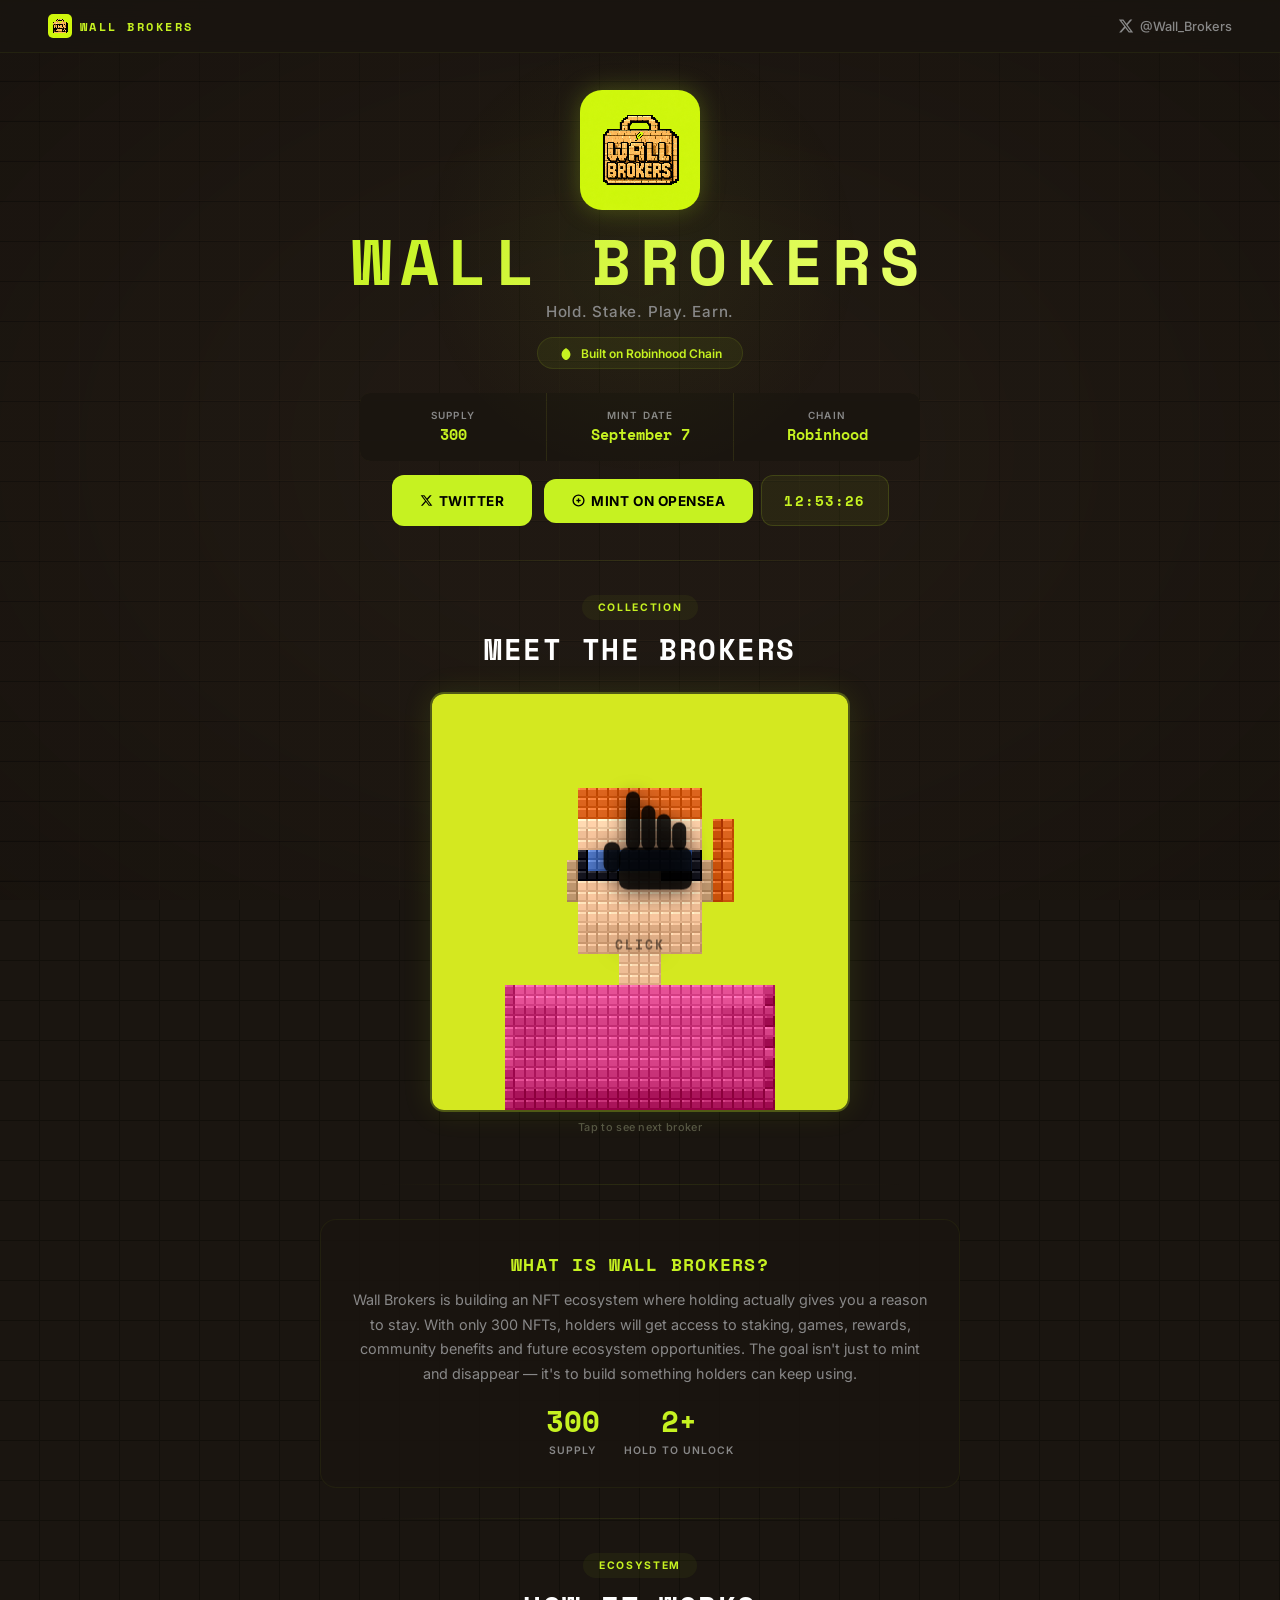
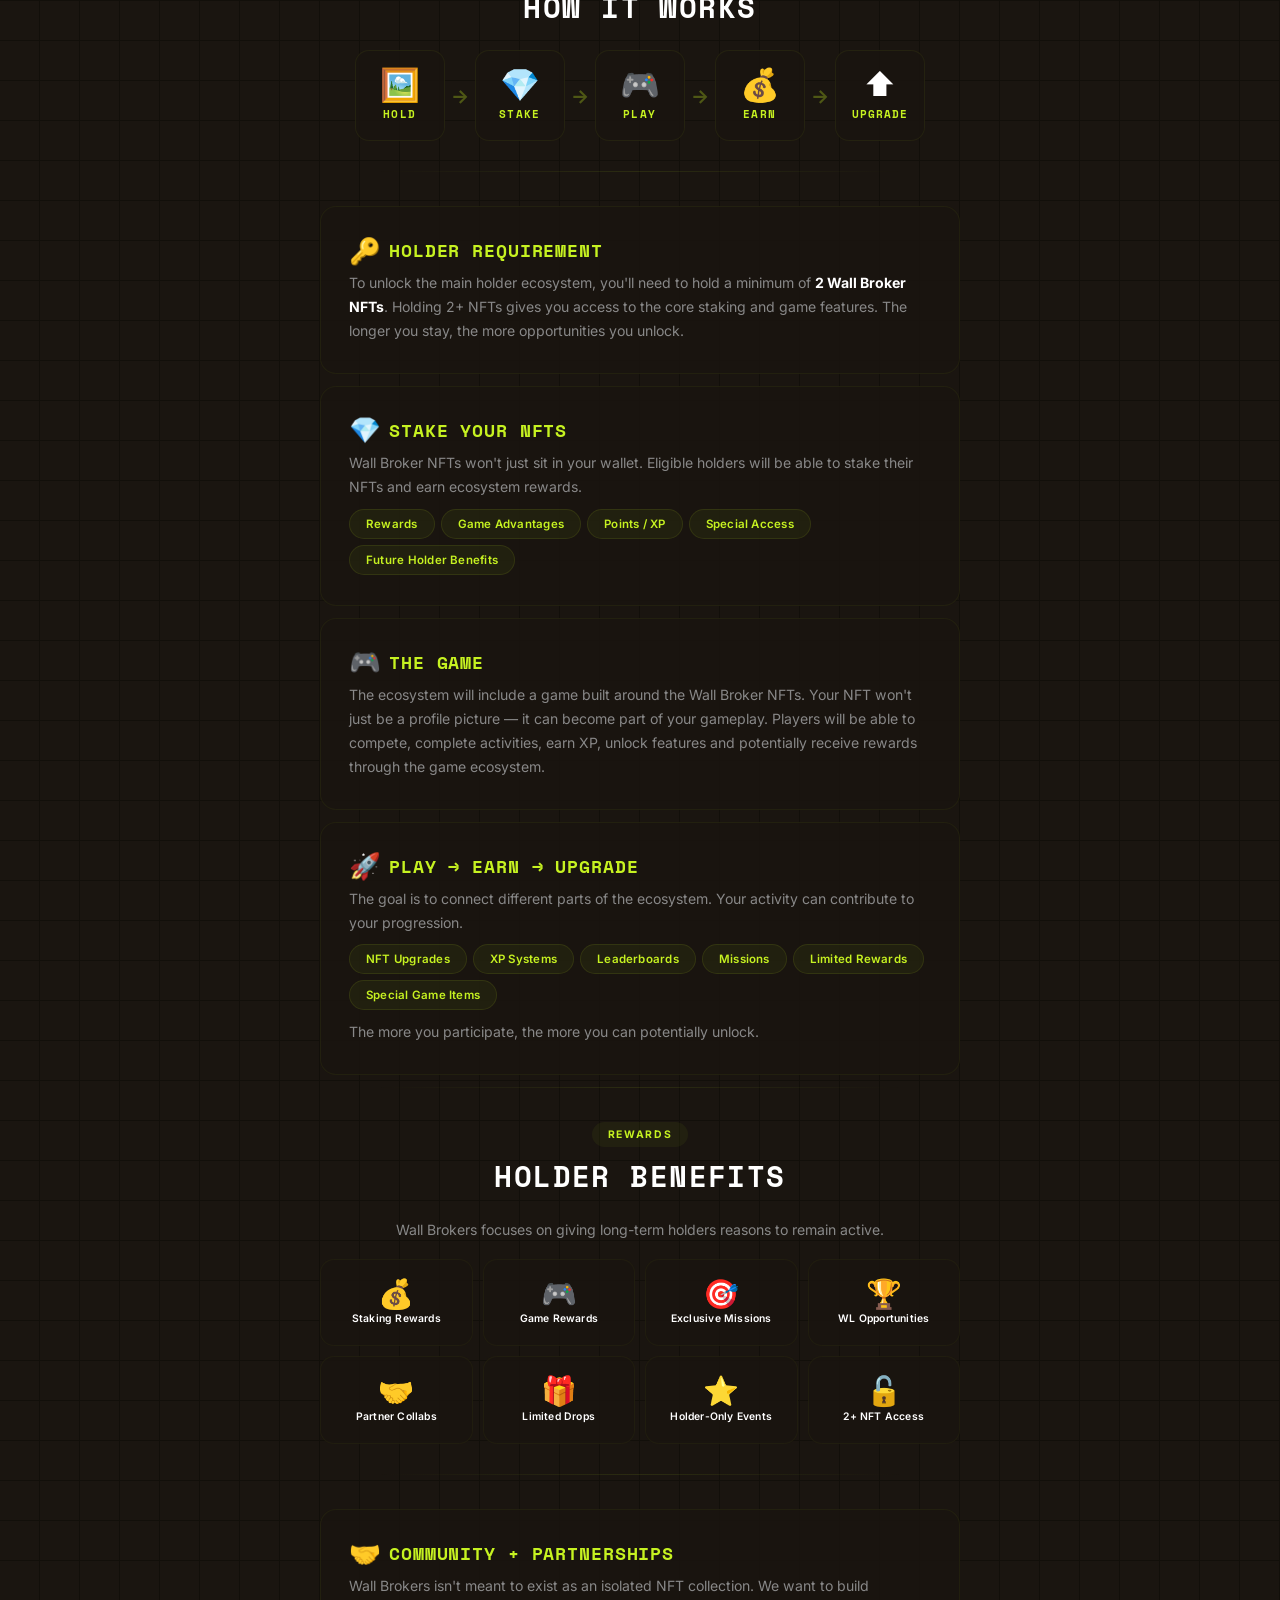
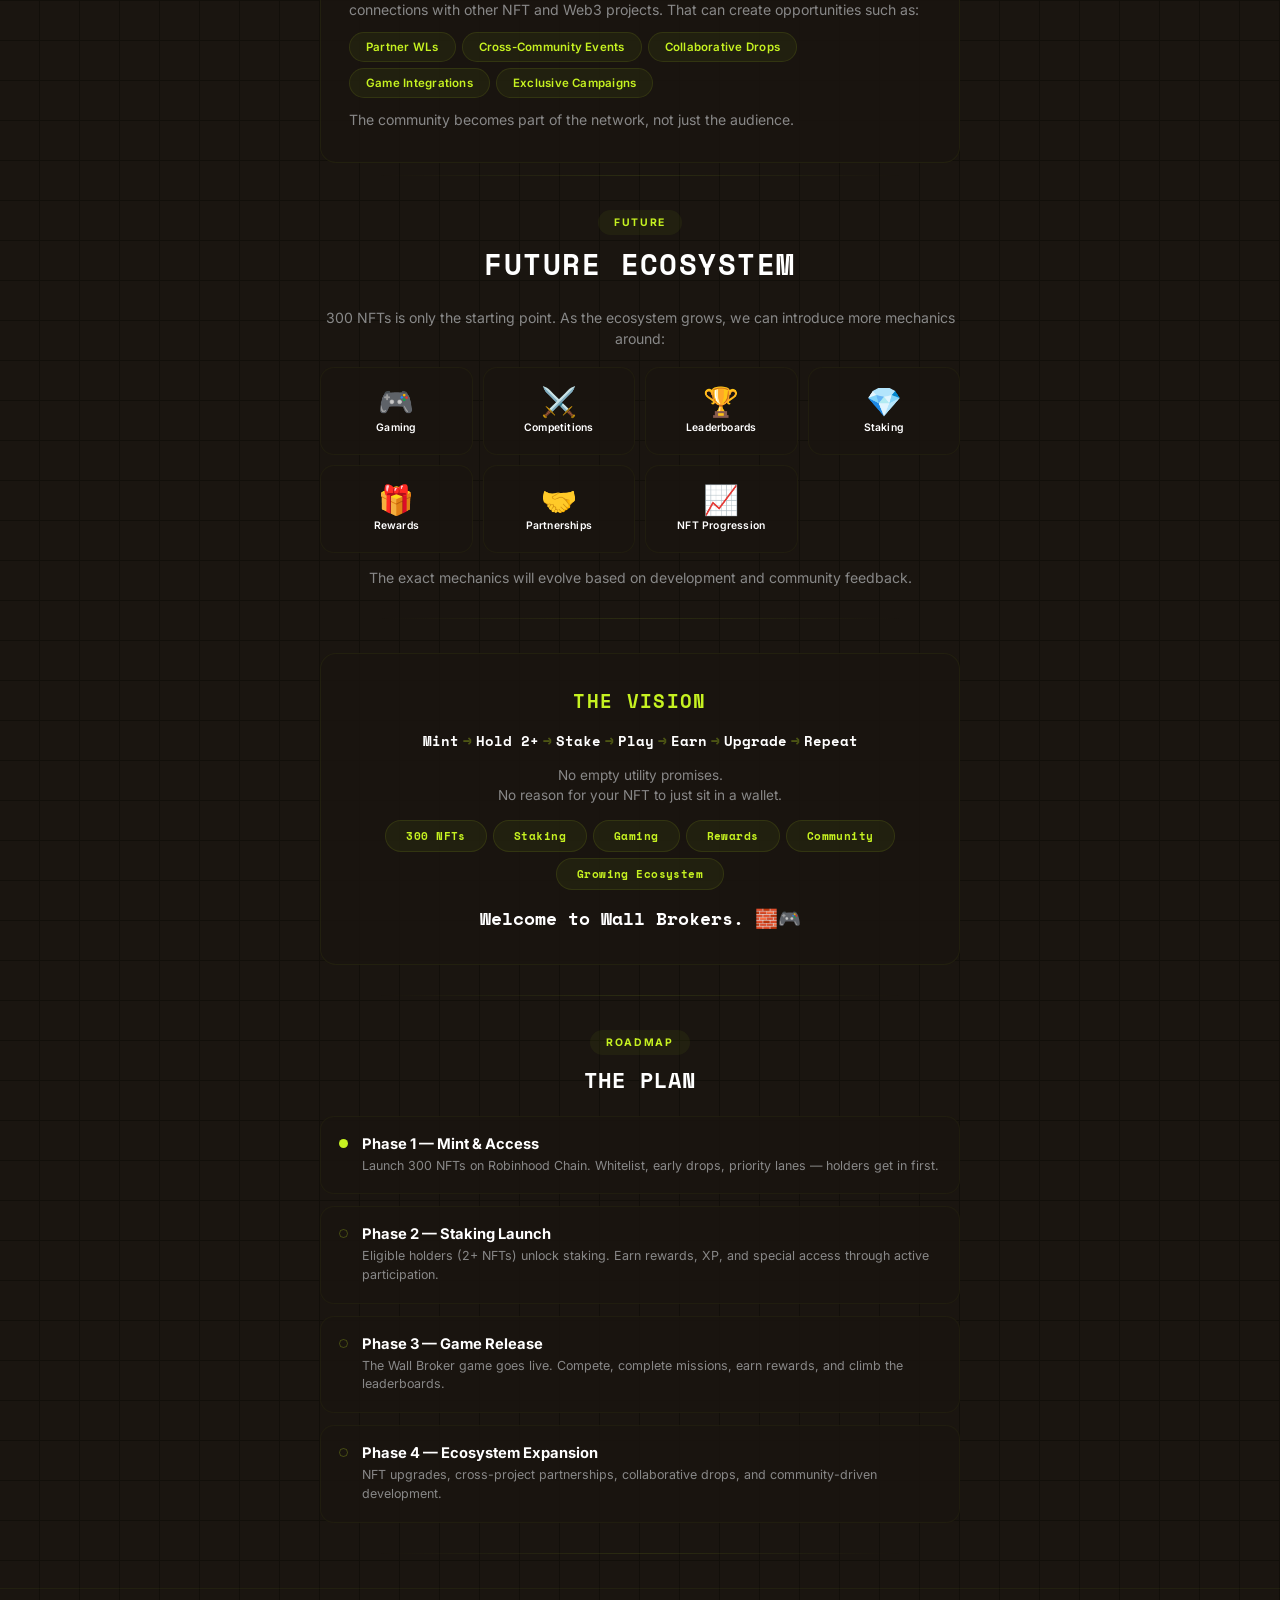
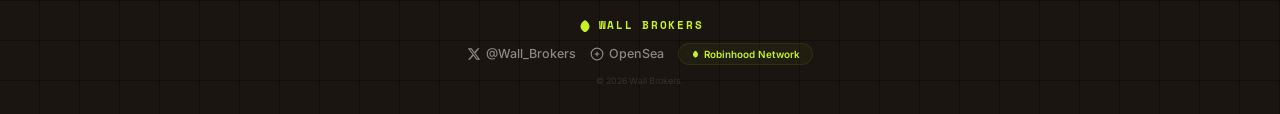
<file: index.html>
<!DOCTYPE html>
<html lang="en">
<head>
  <meta charset="UTF-8">
  <meta name="viewport" content="width=device-width, initial-scale=1.0, maximum-scale=1.0, user-scalable=no">
  <title>Wall Brokers | Hold, Stake, Play, Earn</title>
  <meta name="description" content="Wall Brokers - 300 NFTs. Stake, Game, Earn, Upgrade. A growing ecosystem on Robinhood Chain.">
  <link rel="stylesheet" href="css/styles.css?v=5">
  <link rel="icon" type="image/svg+xml" href="data:image/svg+xml,<svg xmlns='http://www.w3.org/2000/svg' viewBox='0 0 100 100'><text y='.9em' font-size='90'>🧱</text></svg>">
</head>
<body>

  <!-- LOADING -->
  <div id="loader">
    <div class="loader-wall-left"></div>
    <div class="loader-wall-right"></div>
    <div class="loader-lightning"></div>
    <svg class="loader-cracks" viewBox="0 0 100 100" preserveAspectRatio="none">
      <line x1="50" y1="0" x2="48" y2="20" stroke="#C6F221" stroke-width="0.8" opacity="0.7"/>
      <line x1="48" y1="20" x2="52" y2="45" stroke="#C6F221" stroke-width="0.6" opacity="0.5"/>
      <line x1="52" y1="45" x2="46" y2="70" stroke="#C6F221" stroke-width="0.5" opacity="0.4"/>
      <line x1="46" y1="70" x2="50" y2="100" stroke="#C6F221" stroke-width="0.7" opacity="0.6"/>
    </svg>
    <div class="loader-content">
      <svg class="loader-feather" viewBox="0 0 40 40" fill="none" xmlns="http://www.w3.org/2000/svg">
        <circle cx="20" cy="20" r="20" fill="#C6F221"/>
        <path d="M20 8 C22 8, 30 14, 31 22 C32 27, 29 33, 23 37 C21 38, 19 38, 17 37 C11 33, 8 27, 9 22 C10 14, 18 8, 20 8Z" fill="#000"/>
        <line x1="20" y1="12" x2="20" y2="35" stroke="#C6F221" stroke-width="0.8" opacity="0.3"/>
      </svg>
      <div class="loader-title">Wall Brokers</div>
      <div class="loader-bar-track"><div class="loader-bar-fill"></div></div>
    </div>
  </div>

  <!-- MAIN -->
  <div id="main-site">

    <!-- NAV -->
    <nav class="nav">
      <div class="nav-brand">
        <img src="images/logo.png" alt="WB" class="nav-logo">
        <span class="nav-name">Wall Brokers</span>
      </div>
      <a href="https://x.com/Wall_Brokers" target="_blank" rel="noopener" class="nav-x">
        <svg viewBox="0 0 24 24" fill="currentColor"><path d="M18.244 2.25h3.308l-7.227 8.26 8.502 11.24H16.17l-5.214-6.817L4.99 21.75H1.68l7.73-8.835L1.254 2.25H8.08l4.713 6.231zm-1.161 17.52h1.833L7.084 4.126H5.117z"/></svg>
        @Wall_Brokers
      </a>
    </nav>

    <!-- HERO -->
    <section class="hero">
      <img src="images/profile.png" alt="Wall Brokers" class="hero-logo">
      <h1 class="hero-title">Wall Brokers</h1>
      <p class="hero-sub">Hold. Stake. Play. Earn.</p>
      <div class="hero-badge">
        <svg class="hero-badge-icon" viewBox="0 0 40 40" fill="none">
          <path d="M20 8 C22 8, 30 14, 31 22 C32 27, 29 33, 23 37 C21 38, 19 38, 17 37 C11 33, 8 27, 9 22 C10 14, 18 8, 20 8Z" fill="currentColor"/>
        </svg>
        Built on Robinhood Chain
      </div>
    </section>

    <!-- INFO BAND -->
    <div class="info-band">
      <div class="info-inner">
        <div class="info-item"><div class="info-label">Supply</div><div class="info-val lime">300</div></div>
        <div class="info-item"><div class="info-label">Mint Date</div><div class="info-val lime">September 7</div></div>
        <div class="info-item"><div class="info-label">Chain</div><div class="info-val lime">Robinhood</div></div>
      </div>
    </div>

    <!-- BUTTONS + COUNTDOWN -->
    <div class="actions">
      <a href="https://x.com/Wall_Brokers" target="_blank" rel="noopener" class="btn btn-primary">
        <svg width="13" height="13" viewBox="0 0 24 24" fill="currentColor"><path d="M18.244 2.25h3.308l-7.227 8.26 8.502 11.24H16.17l-5.214-6.817L4.99 21.75H1.68l7.73-8.835L1.254 2.25H8.08l4.713 6.231zm-1.161 17.52h1.833L7.084 4.126H5.117z"/></svg>
        Twitter
      </a>
      <div style="position:relative;display:inline-flex;align-items:center;gap:8px">
        <a href="https://opensea.io/collection/wall-brokers" target="_blank" rel="noopener" class="btn btn-primary">
          <svg width="13" height="13" viewBox="0 0 24 24" fill="none" stroke="currentColor" stroke-width="2.5"><circle cx="12" cy="12" r="10"/><line x1="12" y1="8" x2="12" y2="16"/><line x1="8" y1="12" x2="16" y2="12"/></svg>
          Mint on OpenSea
        </a>
        <div class="countdown-timer" id="countdown-timer">--:--:--</div>
      </div>
    </div>

    <div class="divider"><div class="divider-line"></div></div>

    <!-- NFT SHOWCASE -->
    <section class="showcase">
      <div class="showcase-tag">Collection</div>
      <h2 class="showcase-title">Meet the Brokers</h2>
      <div class="nft-viewer" id="nft-viewer" onclick="cycleNFT()">
        <div class="nft-frame">
          <img id="nft-display" src="images/nft/8.png" alt="Wall Broker">
          <div class="nft-tap-icon" id="nft-tap">
            <svg viewBox="0 0 80 100" xmlns="http://www.w3.org/2000/svg">
              <g fill="rgba(0,0,0,0.85)">
                <rect x="30" y="0" width="10" height="42" rx="5"/>
                <rect x="41" y="10" width="10" height="32" rx="5"/>
                <rect x="52" y="16" width="10" height="26" rx="5"/>
                <rect x="63" y="22" width="10" height="20" rx="5"/>
                <rect x="25" y="40" width="52" height="30" rx="6"/>
                <rect x="14" y="36" width="12" height="22" rx="6"/>
              </g>
            </svg>
            <div class="nft-tap-text">Click</div>
          </div>
        </div>
        <div class="nft-hint">Tap to see next broker</div>
      </div>
    </section>

    <div class="divider"><div class="divider-line"></div></div>

    <!-- ABOUT -->
    <section class="about">
      <div class="about-inner">
        <h3 class="about-title">What is Wall Brokers?</h3>
        <p class="about-text">
          Wall Brokers is building an NFT ecosystem where holding actually gives you a reason to stay. With only 300 NFTs, holders will get access to staking, games, rewards, community benefits and future ecosystem opportunities. The goal isn't just to mint and disappear — it's to build something holders can keep using.
        </p>
        <div class="about-stats">
          <div class="about-stat"><div class="about-stat-num">300</div><div class="about-stat-label">Supply</div></div>
          <div class="about-stat"><div class="about-stat-num">2+</div><div class="about-stat-label">Hold to Unlock</div></div>
        </div>
      </div>
    </section>

    <div class="divider"><div class="divider-line"></div></div>

    <!-- ECOSYSTEM FLOW -->
    <section class="flow-section">
      <div class="flow-inner">
        <div class="showcase-tag">Ecosystem</div>
        <h2 class="showcase-title">How It Works</h2>
        <div class="flow-chain">
          <div class="flow-step">
            <div class="flow-icon">🖼️</div>
            <div class="flow-label">Hold</div>
          </div>
          <div class="flow-arrow">→</div>
          <div class="flow-step">
            <div class="flow-icon">💎</div>
            <div class="flow-label">Stake</div>
          </div>
          <div class="flow-arrow">→</div>
          <div class="flow-step">
            <div class="flow-icon">🎮</div>
            <div class="flow-label">Play</div>
          </div>
          <div class="flow-arrow">→</div>
          <div class="flow-step">
            <div class="flow-icon">💰</div>
            <div class="flow-label">Earn</div>
          </div>
          <div class="flow-arrow">→</div>
          <div class="flow-step">
            <div class="flow-icon">⬆️</div>
            <div class="flow-label">Upgrade</div>
          </div>
        </div>
      </div>
    </section>

    <div class="divider"><div class="divider-line"></div></div>

    <!-- HOLDER REQUIREMENT -->
    <section class="feature-section">
      <div class="feature-inner">
        <div class="feature-header">
          <div class="feature-icon">🔑</div>
          <h3 class="feature-title">Holder Requirement</h3>
        </div>
        <p class="feature-text">
          To unlock the main holder ecosystem, you'll need to hold a minimum of <strong>2 Wall Broker NFTs</strong>. Holding 2+ NFTs gives you access to the core staking and game features. The longer you stay, the more opportunities you unlock.
        </p>
      </div>
    </section>

    <!-- STAKING -->
    <section class="feature-section">
      <div class="feature-inner">
        <div class="feature-header">
          <div class="feature-icon">💎</div>
          <h3 class="feature-title">Stake Your NFTs</h3>
        </div>
        <p class="feature-text">
          Wall Broker NFTs won't just sit in your wallet. Eligible holders will be able to stake their NFTs and earn ecosystem rewards.
        </p>
        <div class="feature-grid">
          <div class="feature-chip">Rewards</div>
          <div class="feature-chip">Game Advantages</div>
          <div class="feature-chip">Points / XP</div>
          <div class="feature-chip">Special Access</div>
          <div class="feature-chip">Future Holder Benefits</div>
        </div>
      </div>
    </section>

    <!-- THE GAME -->
    <section class="feature-section">
      <div class="feature-inner">
        <div class="feature-header">
          <div class="feature-icon">🎮</div>
          <h3 class="feature-title">The Game</h3>
        </div>
        <p class="feature-text">
          The ecosystem will include a game built around the Wall Broker NFTs. Your NFT won't just be a profile picture — it can become part of your gameplay. Players will be able to compete, complete activities, earn XP, unlock features and potentially receive rewards through the game ecosystem.
        </p>
      </div>
    </section>

    <!-- PLAY EARN UPGRADE -->
    <section class="feature-section">
      <div class="feature-inner">
        <div class="feature-header">
          <div class="feature-icon">🚀</div>
          <h3 class="feature-title">Play → Earn → Upgrade</h3>
        </div>
        <p class="feature-text">
          The goal is to connect different parts of the ecosystem. Your activity can contribute to your progression.
        </p>
        <div class="feature-grid">
          <div class="feature-chip">NFT Upgrades</div>
          <div class="feature-chip">XP Systems</div>
          <div class="feature-chip">Leaderboards</div>
          <div class="feature-chip">Missions</div>
          <div class="feature-chip">Limited Rewards</div>
          <div class="feature-chip">Special Game Items</div>
        </div>
        <p class="feature-text" style="margin-top:10px">
          The more you participate, the more you can potentially unlock.
        </p>
      </div>
    </section>

    <div class="divider"><div class="divider-line"></div></div>

    <!-- HOLDER REWARDS -->
    <section class="rewards-section">
      <div class="rewards-inner">
        <div class="showcase-tag">Rewards</div>
        <h2 class="showcase-title">Holder Benefits</h2>
        <p class="rewards-desc">Wall Brokers focuses on giving long-term holders reasons to remain active.</p>
        <div class="rewards-grid">
          <div class="reward-card">
            <div class="reward-icon">💰</div>
            <div class="reward-label">Staking Rewards</div>
          </div>
          <div class="reward-card">
            <div class="reward-icon">🎮</div>
            <div class="reward-label">Game Rewards</div>
          </div>
          <div class="reward-card">
            <div class="reward-icon">🎯</div>
            <div class="reward-label">Exclusive Missions</div>
          </div>
          <div class="reward-card">
            <div class="reward-icon">🏆</div>
            <div class="reward-label">WL Opportunities</div>
          </div>
          <div class="reward-card">
            <div class="reward-icon">🤝</div>
            <div class="reward-label">Partner Collabs</div>
          </div>
          <div class="reward-card">
            <div class="reward-icon">🎁</div>
            <div class="reward-label">Limited Drops</div>
          </div>
          <div class="reward-card">
            <div class="reward-icon">⭐</div>
            <div class="reward-label">Holder-Only Events</div>
          </div>
          <div class="reward-card">
            <div class="reward-icon">🔓</div>
            <div class="reward-label">2+ NFT Access</div>
          </div>
        </div>
      </div>
    </section>

    <div class="divider"><div class="divider-line"></div></div>

    <!-- COMMUNITY -->
    <section class="feature-section">
      <div class="feature-inner">
        <div class="feature-header">
          <div class="feature-icon">🤝</div>
          <h3 class="feature-title">Community + Partnerships</h3>
        </div>
        <p class="feature-text">
          Wall Brokers isn't meant to exist as an isolated NFT collection. We want to build connections with other NFT and Web3 projects. That can create opportunities such as:
        </p>
        <div class="feature-grid">
          <div class="feature-chip">Partner WLs</div>
          <div class="feature-chip">Cross-Community Events</div>
          <div class="feature-chip">Collaborative Drops</div>
          <div class="feature-chip">Game Integrations</div>
          <div class="feature-chip">Exclusive Campaigns</div>
        </div>
        <p class="feature-text" style="margin-top:10px">
          The community becomes part of the network, not just the audience.
        </p>
      </div>
    </section>

    <div class="divider"><div class="divider-line"></div></div>

    <!-- FUTURE ECOSYSTEM -->
    <section class="future-section">
      <div class="future-inner">
        <div class="showcase-tag">Future</div>
        <h2 class="showcase-title">Future Ecosystem</h2>
        <p class="future-desc">300 NFTs is only the starting point. As the ecosystem grows, we can introduce more mechanics around:</p>
        <div class="future-grid">
          <div class="future-card">
            <div class="future-emoji">🎮</div>
            <div class="future-label">Gaming</div>
          </div>
          <div class="future-card">
            <div class="future-emoji">⚔️</div>
            <div class="future-label">Competitions</div>
          </div>
          <div class="future-card">
            <div class="future-emoji">🏆</div>
            <div class="future-label">Leaderboards</div>
          </div>
          <div class="future-card">
            <div class="future-emoji">💎</div>
            <div class="future-label">Staking</div>
          </div>
          <div class="future-card">
            <div class="future-emoji">🎁</div>
            <div class="future-label">Rewards</div>
          </div>
          <div class="future-card">
            <div class="future-emoji">🤝</div>
            <div class="future-label">Partnerships</div>
          </div>
          <div class="future-card">
            <div class="future-emoji">📈</div>
            <div class="future-label">NFT Progression</div>
          </div>
        </div>
        <p class="future-desc" style="margin-top:14px">The exact mechanics will evolve based on development and community feedback.</p>
      </div>
    </section>

    <div class="divider"><div class="divider-line"></div></div>

    <!-- SIMPLE EXPERIENCE -->
    <section class="vision-section">
      <div class="vision-inner">
        <h3 class="vision-title">The Vision</h3>
        <div class="vision-flow">
          <span>Mint</span><span class="vision-sep">→</span>
          <span>Hold 2+</span><span class="vision-sep">→</span>
          <span>Stake</span><span class="vision-sep">→</span>
          <span>Play</span><span class="vision-sep">→</span>
          <span>Earn</span><span class="vision-sep">→</span>
          <span>Upgrade</span><span class="vision-sep">→</span>
          <span>Repeat</span>
        </div>
        <div class="vision-list">
          <p>No empty utility promises.</p>
          <p>No reason for your NFT to just sit in a wallet.</p>
        </div>
        <div class="vision-tags">
          <span>300 NFTs</span>
          <span>Staking</span>
          <span>Gaming</span>
          <span>Rewards</span>
          <span>Community</span>
          <span>Growing Ecosystem</span>
        </div>
        <p class="vision-welcome">Welcome to Wall Brokers. 🧱🎮</p>
      </div>
    </section>

    <div class="divider"><div class="divider-line"></div></div>

    <!-- ROADMAP -->
    <section class="roadmap">
      <div class="roadmap-inner">
        <div class="roadmap-header">
          <div class="showcase-tag">Roadmap</div>
          <h2 class="roadmap-title">The Plan</h2>
        </div>
        <div class="roadmap-items">
          <div class="roadmap-item">
            <div class="roadmap-dot"></div>
            <div class="roadmap-content">
              <h4>Phase 1 — Mint & Access</h4>
              <p>Launch 300 NFTs on Robinhood Chain. Whitelist, early drops, priority lanes — holders get in first.</p>
            </div>
          </div>
          <div class="roadmap-item">
            <div class="roadmap-dot pending"></div>
            <div class="roadmap-content">
              <h4>Phase 2 — Staking Launch</h4>
              <p>Eligible holders (2+ NFTs) unlock staking. Earn rewards, XP, and special access through active participation.</p>
            </div>
          </div>
          <div class="roadmap-item">
            <div class="roadmap-dot pending"></div>
            <div class="roadmap-content">
              <h4>Phase 3 — Game Release</h4>
              <p>The Wall Broker game goes live. Compete, complete missions, earn rewards, and climb the leaderboards.</p>
            </div>
          </div>
          <div class="roadmap-item">
            <div class="roadmap-dot pending"></div>
            <div class="roadmap-content">
              <h4>Phase 4 — Ecosystem Expansion</h4>
              <p>NFT upgrades, cross-project partnerships, collaborative drops, and community-driven development.</p>
            </div>
          </div>
        </div>
      </div>
    </section>

    <div class="divider"><div class="divider-line"></div></div>

    <!-- FOOTER -->
    <footer class="footer">
      <div class="footer-inner">
        <div class="footer-brand">
          <svg class="footer-feather" viewBox="0 0 40 40" fill="none">
            <path d="M20 8 C22 8, 30 14, 31 22 C32 27, 29 33, 23 37 C21 38, 19 38, 17 37 C11 33, 8 27, 9 22 C10 14, 18 8, 20 8Z" fill="#C6F221"/>
          </svg>
          <span class="footer-name">Wall Brokers</span>
        </div>
        <div class="footer-links">
          <a href="https://x.com/Wall_Brokers" target="_blank" rel="noopener" class="footer-link">
            <svg viewBox="0 0 24 24" fill="currentColor"><path d="M18.244 2.25h3.308l-7.227 8.26 8.502 11.24H16.17l-5.214-6.817L4.99 21.75H1.68l7.73-8.835L1.254 2.25H8.08l4.713 6.231zm-1.161 17.52h1.833L7.084 4.126H5.117z"/></svg>
            @Wall_Brokers
          </a>
          <a href="https://opensea.io/collection/wall-brokers" target="_blank" rel="noopener" class="footer-link">
            <svg viewBox="0 0 24 24" fill="none" stroke="currentColor" stroke-width="2"><circle cx="12" cy="12" r="10"/><line x1="12" y1="8" x2="12" y2="16"/><line x1="8" y1="12" x2="16" y2="12"/></svg>
            OpenSea
          </a>
          <div class="footer-chain">
            <svg viewBox="0 0 40 40" fill="none">
              <path d="M20 8 C22 8, 30 14, 31 22 C32 27, 29 33, 23 37 C21 38, 19 38, 17 37 C11 33, 8 27, 9 22 C10 14, 18 8, 20 8Z" fill="currentColor"/>
            </svg>
            Robinhood Network
          </div>
        </div>
        <div class="footer-copy">&copy; 2026 Wall Brokers.</div>
      </div>
    </footer>
  </div>

  <script src="js/app.js?v=5"></script>
  <script>
  (function(){
    var el=document.getElementById('countdown-timer');
    if(!el)return;
    function go(){
      var n=Date.now();
      var x=new Date(n+21600000);
      var t=Date.UTC(x.getUTCFullYear(),x.getUTCMonth(),x.getUTCDate(),13,30,0,0);
      var d=t-n;
      if(d<=0){el.textContent='00:00:00';return;}
      var h=Math.floor(d/3600000);
      var m=Math.floor(d%3600000/60000);
      var s=Math.floor(d%60000/1000);
      el.textContent=(h<10?'0':'')+h+':'+(m<10?'0':'')+m+':'+(s<10?'0':'')+s;
    }
    go();setInterval(go,1000);
  })();
  </script>
</body>
</html>
</file>
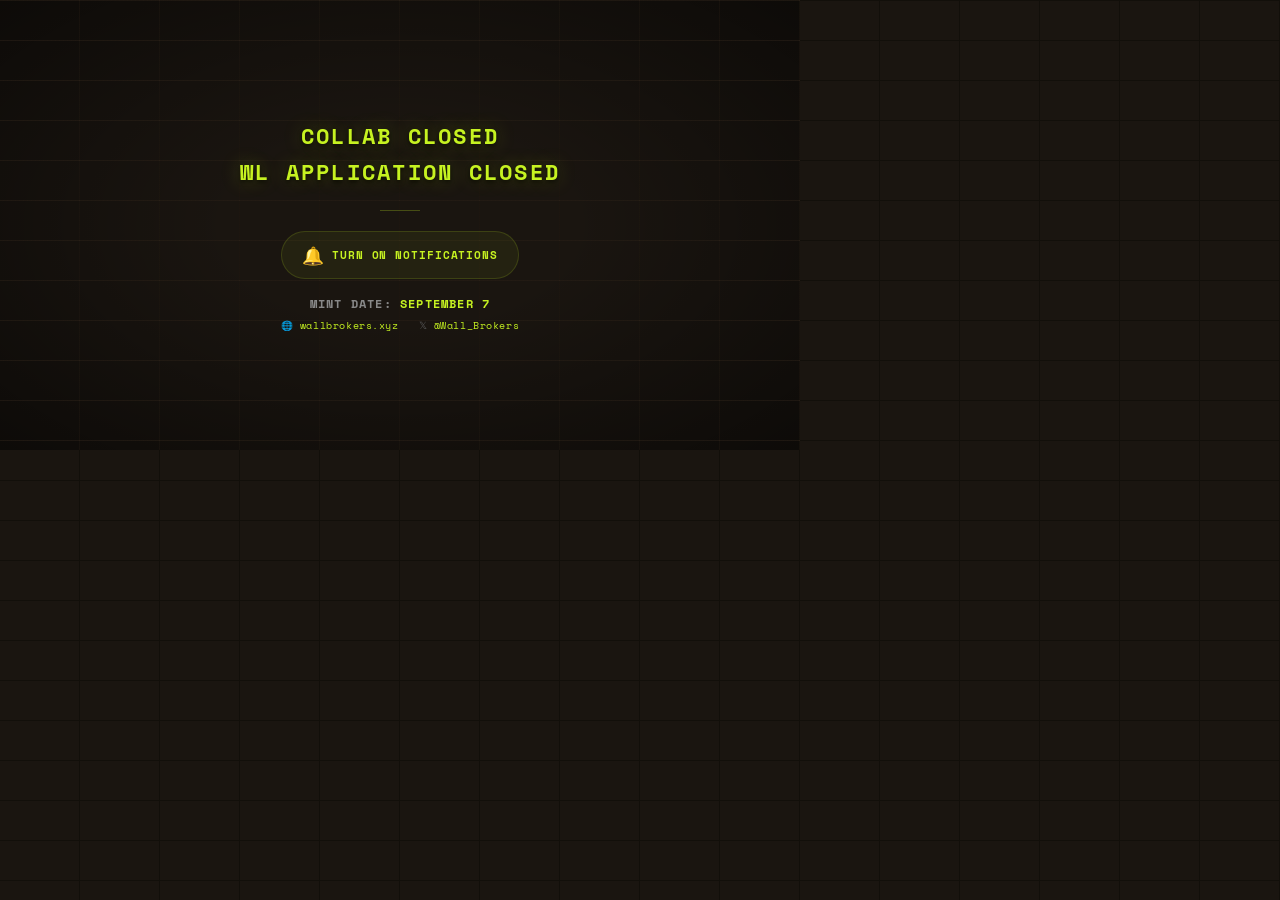
<file: promo/index.html>
<!DOCTYPE html>
<html lang="en">
<head>
  <meta charset="UTF-8">
  <meta name="viewport" content="width=device-width, initial-scale=1.0">
  <title>Wall Brokers - Promo</title>
  <link href="https://fonts.googleapis.com/css2?family=Space+Mono:wght@400;700&display=swap" rel="stylesheet">
  <style>
    * { margin: 0; padding: 0; box-sizing: border-box; }

    body {
      width: 800px;
      height: 450px;
      overflow: hidden;
      font-family: 'Space Mono', monospace;
      background-color: #1a1510;
      background-image:
        repeating-linear-gradient(0deg, transparent 0px, transparent 39px, #120f0a 39px, #120f0a 41px),
        repeating-linear-gradient(90deg, transparent 0px, transparent 79px, #120f0a 79px, #120f0a 81px);
      background-size: 100% 40px, 80px 80px;
      display: flex;
      align-items: center;
      justify-content: center;
      position: relative;
    }

    body::before {
      content: '';
      position: absolute;
      inset: 0;
      background:
        repeating-linear-gradient(0deg, transparent 0px, transparent 39px, rgba(50,38,28,0.5) 39px, rgba(50,38,28,0.5) 41px),
        repeating-linear-gradient(90deg, transparent 0px, transparent 79px, rgba(50,38,28,0.3) 79px, rgba(50,38,28,0.3) 81px),
        radial-gradient(ellipse at center, transparent 30%, rgba(0,0,0,0.5) 100%);
      background-size: 100% 40px, 80px 80px, 100% 100%;
      pointer-events: none;
      z-index: 0;
    }

    .container {
      position: relative;
      z-index: 1;
      text-align: center;
      display: flex;
      flex-direction: column;
      align-items: center;
      justify-content: center;
      height: 100%;
      padding: 30px;
    }

    .closed-main {
      font-size: 1.4rem;
      font-weight: 700;
      color: #C6F221;
      text-transform: uppercase;
      letter-spacing: 0.1em;
      text-shadow: 0 0 20px rgba(198,242,33,0.3), 0 2px 4px rgba(0,0,0,0.8);
      line-height: 1.6;
    }

    .divider-line {
      width: 40px;
      height: 1px;
      background: rgba(198,242,33,0.25);
      margin: 20px 0;
    }

    .notify-box {
      display: inline-flex;
      align-items: center;
      gap: 8px;
      padding: 10px 20px;
      background: rgba(198,242,33,0.06);
      border: 1px solid rgba(198,242,33,0.15);
      border-radius: 100px;
      margin-bottom: 16px;
    }

    .notify-icon {
      font-size: 1.1rem;
    }

    .notify-text {
      font-size: 0.7rem;
      font-weight: 700;
      color: #C6F221;
      letter-spacing: 0.08em;
      text-transform: uppercase;
    }

    .bottom-info {
      display: flex;
      flex-direction: column;
      align-items: center;
      gap: 6px;
    }

    .mint-date {
      font-size: 0.75rem;
      font-weight: 700;
      color: #888;
      letter-spacing: 0.1em;
      text-transform: uppercase;
    }

    .mint-date span {
      color: #C6F221;
    }

    .sources {
      display: flex;
      gap: 20px;
      align-items: center;
    }

    .source {
      font-size: 0.6rem;
      color: #555;
      letter-spacing: 0.06em;
    }

    .source span {
      color: #C6F221;
    }
  </style>
</head>
<body>
  <div class="container">
    <div class="closed-main">
      COLLAB CLOSED<br>
      WL APPLICATION CLOSED
    </div>

    <div class="divider-line"></div>

    <div class="notify-box">
      <span class="notify-icon">🔔</span>
      <span class="notify-text">Turn On Notifications</span>
    </div>

    <div class="bottom-info">
      <div class="mint-date">Mint Date: <span>September 7</span></div>
      <div class="sources">
        <div class="source">🌐 <span>wallbrokers.xyz</span></div>
        <div class="source">𝕏 <span>@Wall_Brokers</span></div>
      </div>
    </div>
  </div>
</body>
</html>
</file>
<file: css/styles.css>
@import url('https://fonts.googleapis.com/css2?family=Space+Mono:wght@400;700&family=Inter:wght@400;500;600;700;800;900&display=swap');

*, *::before, *::after {
  margin: 0;
  padding: 0;
  box-sizing: border-box;
}

:root {
  --lime: #C6F221;
  --black: #000000;
  --white: #FFFFFF;
  --dark: #111;
  --text-muted: #888;
  --radius: 12px;
  --transition: 0.3s cubic-bezier(0.4, 0, 0.2, 1);
}

html { scroll-behavior: smooth; }

body {
  font-family: 'Inter', -apple-system, BlinkMacSystemFont, sans-serif;
  color: var(--white);
  overflow-x: hidden;
  -webkit-font-smoothing: antialiased;
  background-color: #1a1510;
  background-image:
    repeating-linear-gradient(0deg, transparent 0px, transparent 39px, #120f0a 39px, #120f0a 41px),
    repeating-linear-gradient(90deg, transparent 0px, transparent 79px, #120f0a 79px, #120f0a 81px),
    repeating-linear-gradient(90deg, transparent 0px, transparent 79px, #120f0a 79px, #120f0a 81px);
  background-size: 100% 40px, 80px 80px, 80px 80px;
  background-position: 0 0, 0 0, 40px 40px;
}

body::before {
  content: '';
  position: fixed;
  inset: 0;
  background:
    repeating-linear-gradient(0deg, transparent 0px, transparent 39px, rgba(50, 38, 28, 0.6) 39px, rgba(50, 38, 28, 0.6) 41px),
    repeating-linear-gradient(90deg, transparent 0px, transparent 79px, rgba(50, 38, 28, 0.4) 79px, rgba(50, 38, 28, 0.4) 81px);
  background-size: 100% 40px, 80px 80px;
  background-position: 0 0, 0 0;
  pointer-events: none;
  z-index: 0;
}

body::after {
  content: '';
  position: fixed;
  inset: 0;
  background:
    repeating-linear-gradient(0deg, rgba(45, 35, 25, 0.3) 0px, rgba(45, 35, 25, 0.3) 38px, transparent 38px, transparent 40px),
    radial-gradient(ellipse at center, transparent 30%, rgba(0,0,0,0.4) 100%);
  background-size: 100% 40px, 100% 100%;
  pointer-events: none;
  z-index: 0;
}

#main-site { position: relative; z-index: 1; }

/* ========== LOADING ========== */
#loader {
  position: fixed;
  inset: 0;
  z-index: 9999;
  display: flex;
  flex-direction: column;
  align-items: center;
  justify-content: center;
  background: #1a1510;
}

.loader-wall-left, .loader-wall-right {
  position: absolute;
  top: 0;
  bottom: 0;
  width: 50%;
  background-image:
    repeating-linear-gradient(0deg, transparent 0px, transparent 39px, #120f0a 39px, #120f0a 41px),
    repeating-linear-gradient(90deg, transparent 0px, transparent 79px, #120f0a 79px, #120f0a 81px),
    repeating-linear-gradient(0deg, rgba(50,38,28,0.5) 0px, rgba(50,38,28,0.5) 38px, transparent 38px, transparent 40px);
  background-size: 100% 40px, 80px 80px, 100% 40px;
}
.loader-wall-left { left: 0; transform-origin: left center; }
.loader-wall-right { right: 0; transform-origin: right center; }

.loader-lightning {
  position: absolute;
  inset: 0;
  background: var(--lime);
  opacity: 0;
  z-index: 5;
  pointer-events: none;
}

#loader.flash .loader-lightning { animation: lightningFlash 0.5s ease-out; }

@keyframes lightningFlash {
  0% { opacity: 0.95; }
  8% { opacity: 0; }
  16% { opacity: 0.55; }
  24% { opacity: 0; }
  40% { opacity: 0.25; }
  100% { opacity: 0; }
}

.loader-cracks {
  position: absolute;
  inset: 0;
  z-index: 4;
  opacity: 0;
}

#loader.cracking .loader-cracks { opacity: 1; }
#loader.cracking .loader-wall-left { animation: wallBreakL 0.5s cubic-bezier(0.4,0,0.2,1) forwards; }
#loader.cracking .loader-wall-right { animation: wallBreakR 0.5s cubic-bezier(0.4,0,0.2,1) forwards; }

@keyframes wallBreakL {
  0% { transform: translateX(0) rotate(0); opacity: 1; }
  100% { transform: translateX(-105%) rotate(-1.5deg); opacity: 0; }
}
@keyframes wallBreakR {
  0% { transform: translateX(0) rotate(0); opacity: 1; }
  100% { transform: translateX(105%) rotate(1.5deg); opacity: 0; }
}

.loader-content {
  position: relative;
  z-index: 6;
  text-align: center;
}

.loader-feather {
  width: 36px;
  height: 36px;
  margin-bottom: 14px;
  animation: featherPulse 1s ease-in-out infinite;
}

@keyframes featherPulse {
  0%, 100% { transform: scale(1); opacity: 0.7; }
  50% { transform: scale(1.08); opacity: 1; }
}

.loader-title {
  font-family: 'Space Mono', monospace;
  font-size: 1rem;
  font-weight: 700;
  letter-spacing: 0.3em;
  text-transform: uppercase;
  color: var(--lime);
  margin-bottom: 18px;
}

.loader-bar-track {
  width: 140px;
  height: 2px;
  background: rgba(255,255,255,0.1);
  border-radius: 2px;
  overflow: hidden;
  margin: 0 auto;
}

.loader-bar-fill {
  height: 100%;
  background: var(--lime);
  width: 0%;
  animation: loaderFill 0.9s cubic-bezier(0.4,0,0.2,1) forwards;
}

@keyframes loaderFill {
  0% { width: 0%; }
  100% { width: 100%; }
}

#loader.loaded {
  opacity: 0;
  visibility: hidden;
  pointer-events: none;
  transition: opacity 0.3s, visibility 0.3s;
}

/* ========== MAIN ========== */
#main-site {
  opacity: 0;
  transform: translateY(6px);
  transition: opacity 0.4s ease, transform 0.4s ease;
}
#main-site.visible { opacity: 1; transform: translateY(0); }

/* ========== NAV ========== */
.nav {
  position: fixed;
  top: 0;
  left: 0;
  right: 0;
  z-index: 100;
  padding: 10px 20px;
  display: flex;
  align-items: center;
  justify-content: space-between;
  background: rgba(26, 21, 16, 0.92);
  backdrop-filter: blur(14px);
  -webkit-backdrop-filter: blur(14px);
  border-bottom: 1px solid rgba(198, 242, 33, 0.06);
}

.nav-brand {
  display: flex;
  align-items: center;
  gap: 8px;
}

.nav-logo {
  width: 24px;
  height: 24px;
  border-radius: 5px;
  object-fit: cover;
  image-rendering: pixelated;
}

.nav-name {
  font-family: 'Space Mono', monospace;
  font-size: 0.6rem;
  font-weight: 700;
  letter-spacing: 0.18em;
  text-transform: uppercase;
  color: var(--lime);
}

.nav-x {
  display: flex;
  align-items: center;
  gap: 5px;
  color: var(--text-muted);
  text-decoration: none;
  font-size: 0.65rem;
  font-weight: 500;
  transition: color var(--transition);
}
.nav-x:hover { color: var(--white); }
.nav-x svg { width: 13px; height: 13px; }

/* ========== HERO ========== */
.hero {
  padding: 70px 16px 16px;
  display: flex;
  flex-direction: column;
  align-items: center;
  text-align: center;
  position: relative;
}

.hero::before {
  content: '';
  position: absolute;
  top: 30px;
  left: 50%;
  transform: translateX(-50%);
  width: 260px;
  height: 260px;
  background: radial-gradient(circle, rgba(198, 242, 33, 0.05) 0%, transparent 70%);
  pointer-events: none;
}

.hero-logo {
  width: 80px;
  height: 80px;
  border-radius: 14px;
  object-fit: cover;
  image-rendering: pixelated;
  margin-bottom: 12px;
  position: relative;
  z-index: 1;
  filter: drop-shadow(0 0 12px rgba(198, 242, 33, 0.25));
}

.hero-title {
  font-family: 'Space Mono', monospace;
  font-size: clamp(1.8rem, 8vw, 3rem);
  font-weight: 700;
  letter-spacing: 0.1em;
  text-transform: uppercase;
  line-height: 1.1;
  margin-bottom: 4px;
  position: relative;
  z-index: 1;
  background: linear-gradient(135deg, var(--lime) 0%, #E8FF6B 50%, var(--lime) 100%);
  background-size: 200% 200%;
  -webkit-background-clip: text;
  -webkit-text-fill-color: transparent;
  background-clip: text;
  animation: shimmer 3s ease-in-out infinite;
}

@keyframes shimmer {
  0%, 100% { background-position: 0% 50%; }
  50% { background-position: 100% 50%; }
}

.hero-sub {
  font-size: 0.72rem;
  color: var(--text-muted);
  font-weight: 500;
  letter-spacing: 0.05em;
  position: relative;
  z-index: 1;
  margin-bottom: 10px;
}

.hero-badge {
  display: inline-flex;
  align-items: center;
  gap: 5px;
  padding: 5px 12px;
  background: rgba(198, 242, 33, 0.06);
  border: 1px solid rgba(198, 242, 33, 0.1);
  border-radius: 100px;
  font-size: 0.58rem;
  font-weight: 600;
  color: var(--lime);
  position: relative;
  z-index: 1;
}

.hero-badge-icon {
  width: 12px;
  height: 12px;
}

/* ========== INFO BAND ========== */
.info-band {
  padding: 0 16px;
  margin-bottom: 14px;
}

.info-inner {
  max-width: 600px;
  margin: 0 auto;
  display: flex;
  gap: 1px;
  background: rgba(198, 242, 33, 0.08);
  border-radius: 10px;
  overflow: hidden;
}

.info-item {
  background: rgba(26, 21, 16, 0.95);
  padding: 11px 8px;
  text-align: center;
  flex: 1;
}

.info-label {
  font-size: 0.48rem;
  font-weight: 600;
  letter-spacing: 0.1em;
  text-transform: uppercase;
  color: var(--text-muted);
  margin-bottom: 2px;
}

.info-val {
  font-family: 'Space Mono', monospace;
  font-size: 0.75rem;
  font-weight: 700;
  color: var(--white);
}

.info-val.lime { color: var(--lime); }

/* ========== BUTTONS ========== */
.actions {
  padding: 0 16px;
  margin-bottom: 22px;
  display: flex;
  gap: 8px;
  justify-content: center;
  flex-wrap: wrap;
}

.btn {
  display: inline-flex;
  align-items: center;
  gap: 6px;
  padding: 10px 18px;
  border-radius: 10px;
  font-family: 'Inter', sans-serif;
  font-size: 0.7rem;
  font-weight: 700;
  letter-spacing: 0.04em;
  text-transform: uppercase;
  text-decoration: none;
  border: none;
  cursor: pointer;
  transition: all var(--transition);
}

.btn-primary {
  background: var(--lime);
  color: var(--black);
}

.btn-primary:hover {
  background: #D4FF3A;
  transform: translateY(-2px);
  box-shadow: 0 5px 18px rgba(198, 242, 33, 0.22);
}

.btn-primary:active { transform: translateY(0); }

/* ========== COUNTDOWN TIMER ========== */
.countdown-timer {
  font-family: 'Space Mono', monospace;
  font-size: 0.7rem;
  font-weight: 700;
  color: var(--lime);
  background: rgba(198, 242, 33, 0.06);
  border: 1px solid rgba(198, 242, 33, 0.15);
  padding: 10px 14px;
  border-radius: 10px;
  letter-spacing: 0.08em;
  white-space: nowrap;
}

/* ========== DIVIDER ========== */
.divider {
  max-width: 600px;
  margin: 0 auto 22px;
  padding: 0 16px;
}

.divider-line {
  height: 1px;
  background: linear-gradient(90deg, transparent, rgba(198, 242, 33, 0.1), transparent);
}

/* ========== NFT VIEWER ========== */
.showcase {
  padding: 0 16px;
  margin-bottom: 30px;
  text-align: center;
}

.showcase-tag {
  display: inline-block;
  font-size: 0.5rem;
  font-weight: 700;
  letter-spacing: 0.16em;
  text-transform: uppercase;
  color: var(--lime);
  background: rgba(198, 242, 33, 0.05);
  padding: 4px 10px;
  border-radius: 100px;
  margin-bottom: 8px;
}

.showcase-title {
  font-family: 'Space Mono', monospace;
  font-size: clamp(0.95rem, 4vw, 1.2rem);
  font-weight: 700;
  letter-spacing: 0.05em;
  text-transform: uppercase;
  margin-bottom: 14px;
}

.nft-viewer {
  max-width: 280px;
  margin: 0 auto;
  cursor: pointer;
  position: relative;
  user-select: none;
  -webkit-tap-highlight-color: transparent;
  transition: max-width 0.3s ease;
}

.nft-viewer.first-image { max-width: 320px; }

.nft-frame {
  width: 100%;
  aspect-ratio: 1;
  border-radius: 14px;
  overflow: hidden;
  border: 2px solid rgba(198, 242, 33, 0.12);
  position: relative;
  transition: border-color var(--transition), box-shadow var(--transition);
  background: rgba(30,25,18,0.8);
}

.nft-viewer.first-image .nft-frame {
  border-color: rgba(198, 242, 33, 0.3);
  box-shadow: 0 0 30px rgba(198, 242, 33, 0.1);
}

.nft-viewer:hover .nft-frame {
  border-color: var(--lime);
  box-shadow: 0 0 20px rgba(198, 242, 33, 0.1);
}

.nft-frame img {
  width: 100%;
  height: 100%;
  object-fit: cover;
  image-rendering: pixelated;
  transition: opacity 0.12s ease;
}

.nft-tap-icon {
  position: absolute;
  bottom: 18%;
  left: 50%;
  transform: translate(-50%, -50%);
  width: 100px;
  z-index: 10;
  pointer-events: none;
  filter: drop-shadow(0px 4px 10px rgba(0, 0, 0, 0.7));
  animation: tapBounce 1.2s ease-in-out infinite;
  will-change: transform;
}

.nft-tap-icon svg {
  width: 100px;
  height: 100px;
  display: block;
}

.nft-tap-text {
  font-family: 'Space Mono', monospace;
  font-size: 0.8rem;
  font-weight: 700;
  text-transform: uppercase;
  text-align: center;
  color: rgba(0, 0, 0, 0.5);
  letter-spacing: 0.15em;
  margin-top: 4px;
}

.nft-tap-icon.hidden { display: none; }

@keyframes tapBounce {
  0%, 100% { transform: translate(-50%, -50%) translateY(0); }
  50% { transform: translate(-50%, -50%) translateY(-14px); }
}

.nft-hint {
  margin-top: 8px;
  font-size: 0.55rem;
  color: #554;
  font-weight: 500;
  letter-spacing: 0.03em;
}

/* ========== ABOUT ========== */
.about {
  padding: 0 16px;
  margin-bottom: 30px;
}

.about-inner {
  max-width: 600px;
  margin: 0 auto;
  background: rgba(26, 21, 16, 0.85);
  border: 1px solid rgba(198, 242, 33, 0.05);
  border-radius: 14px;
  padding: 20px 16px;
  text-align: center;
}

.about-title {
  font-family: 'Space Mono', monospace;
  font-size: 0.85rem;
  font-weight: 700;
  letter-spacing: 0.07em;
  text-transform: uppercase;
  color: var(--lime);
  margin-bottom: 8px;
}

.about-text {
  font-size: 0.72rem;
  color: var(--text-muted);
  line-height: 1.6;
  margin-bottom: 14px;
}

.about-stats {
  display: flex;
  justify-content: center;
  gap: 24px;
}

.about-stat { text-align: center; }

.about-stat-num {
  font-family: 'Space Mono', monospace;
  font-size: 1.2rem;
  font-weight: 700;
  color: var(--lime);
}

.about-stat-label {
  font-size: 0.5rem;
  font-weight: 600;
  letter-spacing: 0.1em;
  text-transform: uppercase;
  color: var(--text-muted);
  margin-top: 2px;
}

/* ========== ROADMAP ========== */
.roadmap {
  padding: 0 16px;
  margin-bottom: 30px;
}

.roadmap-inner { max-width: 600px; margin: 0 auto; }
.roadmap-header { text-align: center; margin-bottom: 16px; }

.roadmap-title {
  font-family: 'Space Mono', monospace;
  font-size: clamp(0.95rem, 3vw, 1.1rem);
  font-weight: 700;
  letter-spacing: 0.05em;
  text-transform: uppercase;
}

.roadmap-items {
  display: flex;
  flex-direction: column;
  gap: 8px;
}

.roadmap-item {
  display: flex;
  align-items: flex-start;
  gap: 10px;
  padding: 12px;
  background: rgba(26, 21, 16, 0.85);
  border: 1px solid rgba(198, 242, 33, 0.04);
  border-radius: 10px;
  transition: border-color var(--transition);
}

.roadmap-item:hover { border-color: rgba(198, 242, 33, 0.12); }

.roadmap-dot {
  width: 7px;
  height: 7px;
  border-radius: 50%;
  background: var(--lime);
  flex-shrink: 0;
  margin-top: 4px;
}

.roadmap-dot.pending {
  background: transparent;
  border: 1px solid rgba(198, 242, 33, 0.25);
}

.roadmap-content h4 {
  font-size: 0.72rem;
  font-weight: 700;
  color: var(--white);
  margin-bottom: 2px;
}

.roadmap-content p {
  font-size: 0.62rem;
  color: var(--text-muted);
  line-height: 1.4;
}

/* ========== ECOSYSTEM FLOW ========== */
.flow-section {
  padding: 0 16px;
  margin-bottom: 30px;
  text-align: center;
}

.flow-inner { max-width: 600px; margin: 0 auto; }

.flow-chain {
  display: flex;
  align-items: center;
  justify-content: center;
  gap: 6px;
  flex-wrap: wrap;
  margin-top: 12px;
}

.flow-step {
  display: flex;
  flex-direction: column;
  align-items: center;
  gap: 4px;
  padding: 10px 10px;
  background: rgba(26, 21, 16, 0.85);
  border: 1px solid rgba(198, 242, 33, 0.06);
  border-radius: 10px;
  min-width: 56px;
}

.flow-icon { font-size: 1.4rem; line-height: 1; }

.flow-label {
  font-family: 'Space Mono', monospace;
  font-size: 0.55rem;
  font-weight: 700;
  letter-spacing: 0.08em;
  text-transform: uppercase;
  color: var(--lime);
}

.flow-arrow {
  font-size: 0.8rem;
  color: rgba(198, 242, 33, 0.3);
  font-weight: 700;
}

/* ========== FEATURE SECTIONS ========== */
.feature-section {
  padding: 0 16px;
  margin-bottom: 12px;
}

.feature-inner {
  max-width: 600px;
  margin: 0 auto;
  background: rgba(26, 21, 16, 0.85);
  border: 1px solid rgba(198, 242, 33, 0.05);
  border-radius: 14px;
  padding: 18px 16px;
}

.feature-header {
  display: flex;
  align-items: center;
  gap: 8px;
  margin-bottom: 8px;
}

.feature-icon { font-size: 1.2rem; line-height: 1; }

.feature-title {
  font-family: 'Space Mono', monospace;
  font-size: 0.82rem;
  font-weight: 700;
  letter-spacing: 0.05em;
  text-transform: uppercase;
  color: var(--lime);
}

.feature-text {
  font-size: 0.7rem;
  color: var(--text-muted);
  line-height: 1.6;
}

.feature-text strong { color: var(--white); }

.feature-grid {
  display: flex;
  flex-wrap: wrap;
  gap: 6px;
  margin-top: 10px;
}

.feature-chip {
  display: inline-block;
  padding: 5px 10px;
  background: rgba(198, 242, 33, 0.05);
  border: 1px solid rgba(198, 242, 33, 0.1);
  border-radius: 100px;
  font-size: 0.58rem;
  font-weight: 600;
  color: var(--lime);
  letter-spacing: 0.02em;
}

/* ========== REWARDS ========== */
.rewards-section {
  padding: 0 16px;
  margin-bottom: 30px;
  text-align: center;
}

.rewards-inner { max-width: 600px; margin: 0 auto; }

.rewards-desc {
  font-size: 0.7rem;
  color: var(--text-muted);
  line-height: 1.5;
  margin-bottom: 14px;
}

.rewards-grid {
  display: grid;
  grid-template-columns: repeat(4, 1fr);
  gap: 6px;
}

.reward-card {
  display: flex;
  flex-direction: column;
  align-items: center;
  gap: 4px;
  padding: 12px 4px;
  background: rgba(26, 21, 16, 0.85);
  border: 1px solid rgba(198, 242, 33, 0.04);
  border-radius: 10px;
  transition: border-color var(--transition);
}

.reward-card:hover { border-color: rgba(198, 242, 33, 0.12); }
.reward-icon { font-size: 1.2rem; line-height: 1; }

.reward-label {
  font-size: 0.5rem;
  font-weight: 600;
  color: var(--white);
  letter-spacing: 0.02em;
  text-align: center;
}

/* ========== FUTURE ECOSYSTEM ========== */
.future-section {
  padding: 0 16px;
  margin-bottom: 30px;
  text-align: center;
}

.future-inner { max-width: 600px; margin: 0 auto; }

.future-desc {
  font-size: 0.7rem;
  color: var(--text-muted);
  line-height: 1.5;
  margin-bottom: 14px;
}

.future-grid {
  display: grid;
  grid-template-columns: repeat(4, 1fr);
  gap: 6px;
}

.future-card {
  display: flex;
  flex-direction: column;
  align-items: center;
  gap: 4px;
  padding: 12px 4px;
  background: rgba(26, 21, 16, 0.85);
  border: 1px solid rgba(198, 242, 33, 0.04);
  border-radius: 10px;
  transition: border-color var(--transition);
}

.future-card:hover { border-color: rgba(198, 242, 33, 0.12); }
.future-emoji { font-size: 1.2rem; line-height: 1; }

.future-label {
  font-size: 0.5rem;
  font-weight: 600;
  color: var(--white);
  letter-spacing: 0.02em;
}

/* ========== VISION ========== */
.vision-section {
  padding: 0 16px;
  margin-bottom: 30px;
  text-align: center;
}

.vision-inner {
  max-width: 600px;
  margin: 0 auto;
  background: rgba(26, 21, 16, 0.85);
  border: 1px solid rgba(198, 242, 33, 0.05);
  border-radius: 14px;
  padding: 22px 16px;
}

.vision-title {
  font-family: 'Space Mono', monospace;
  font-size: 0.9rem;
  font-weight: 700;
  letter-spacing: 0.07em;
  text-transform: uppercase;
  color: var(--lime);
  margin-bottom: 12px;
}

.vision-flow {
  display: flex;
  flex-wrap: wrap;
  align-items: center;
  justify-content: center;
  gap: 4px;
  margin-bottom: 14px;
}

.vision-flow span {
  font-family: 'Space Mono', monospace;
  font-size: 0.65rem;
  font-weight: 700;
  color: var(--white);
}

.vision-sep { color: rgba(198, 242, 33, 0.3) !important; }

.vision-list { margin-bottom: 14px; }

.vision-list p {
  font-size: 0.68rem;
  color: var(--text-muted);
  line-height: 1.5;
}

.vision-tags {
  display: flex;
  flex-wrap: wrap;
  gap: 6px;
  justify-content: center;
  margin-bottom: 14px;
}

.vision-tags span {
  padding: 5px 12px;
  background: rgba(198, 242, 33, 0.05);
  border: 1px solid rgba(198, 242, 33, 0.1);
  border-radius: 100px;
  font-family: 'Space Mono', monospace;
  font-size: 0.55rem;
  font-weight: 700;
  color: var(--lime);
  letter-spacing: 0.04em;
}

.vision-welcome {
  font-family: 'Space Mono', monospace;
  font-size: 0.85rem;
  font-weight: 700;
  color: var(--white);
}

/* ========== FOOTER ========== */
.footer {
  padding: 22px 16px;
  border-top: 1px solid rgba(198, 242, 33, 0.05);
  text-align: center;
}

.footer-inner {
  max-width: 600px;
  margin: 0 auto;
  display: flex;
  flex-direction: column;
  align-items: center;
  gap: 10px;
}

.footer-brand {
  display: flex;
  align-items: center;
  gap: 6px;
}

.footer-feather { width: 16px; height: 16px; }

.footer-name {
  font-family: 'Space Mono', monospace;
  font-size: 0.55rem;
  font-weight: 700;
  letter-spacing: 0.16em;
  text-transform: uppercase;
  color: var(--lime);
}

.footer-links {
  display: flex;
  gap: 14px;
  align-items: center;
  flex-wrap: wrap;
  justify-content: center;
}

.footer-link {
  display: flex;
  align-items: center;
  gap: 4px;
  color: var(--text-muted);
  text-decoration: none;
  font-size: 0.62rem;
  font-weight: 500;
  transition: color var(--transition);
}

.footer-link:hover { color: var(--white); }
.footer-link svg { width: 12px; height: 12px; }

.footer-chain {
  display: inline-flex;
  align-items: center;
  gap: 4px;
  padding: 3px 9px;
  background: rgba(198, 242, 33, 0.04);
  border: 1px solid rgba(198, 242, 33, 0.08);
  border-radius: 100px;
  font-size: 0.52rem;
  font-weight: 600;
  color: var(--lime);
}

.footer-chain svg { width: 9px; height: 9px; }

.footer-copy {
  font-size: 0.5rem;
  color: #333;
}

/* ========================================================
   TABLET BREAKPOINT — 768px
   ======================================================== */
@media (min-width: 768px) {
  .nav { padding: 12px 32px; }
  .nav-name { font-size: 0.7rem; }
  .nav-x { font-size: 0.75rem; }
  .nav-x svg { width: 15px; height: 15px; }

  .hero { padding: 80px 32px 20px; }
  .hero-logo { width: 100px; height: 100px; border-radius: 18px; }
  .hero::before { width: 360px; height: 360px; }
  .hero-title { font-size: clamp(2rem, 6vw, 3.5rem); letter-spacing: 0.12em; }
  .hero-sub { font-size: 0.85rem; margin-bottom: 14px; }
  .hero-badge { font-size: 0.68rem; padding: 6px 16px; gap: 6px; }
  .hero-badge-icon { width: 14px; height: 14px; }

  .info-inner { max-width: 520px; }
  .info-item { padding: 14px 12px; }
  .info-label { font-size: 0.55rem; }
  .info-val { font-size: 0.85rem; }

  .actions { gap: 10px; margin-bottom: 28px; }
  .btn { padding: 12px 22px; font-size: 0.78rem; }
  .countdown-timer { font-size: 0.8rem; padding: 12px 18px; }

  .divider { max-width: 520px; margin-bottom: 28px; }

  .showcase { margin-bottom: 40px; }
  .showcase-tag { font-size: 0.58rem; padding: 5px 14px; }
  .showcase-title { font-size: clamp(1.1rem, 4vw, 1.5rem); margin-bottom: 18px; }

  .nft-viewer { max-width: 320px; }
  .nft-viewer.first-image { max-width: 380px; }
  .nft-tap-icon svg { width: 120px; height: 120px; }
  .nft-tap-icon { width: 120px; }
  .nft-hint { font-size: 0.62rem; }

  .about-inner, .feature-inner, .vision-inner { max-width: 520px; padding: 24px 20px; }
  .about-title { font-size: 1rem; }
  .about-text { font-size: 0.82rem; }
  .about-stat-num { font-size: 1.5rem; }
  .about-stat-label { font-size: 0.58rem; }

  .feature-title { font-size: 0.95rem; }
  .feature-text { font-size: 0.8rem; }
  .feature-chip { font-size: 0.65rem; padding: 6px 14px; }
  .feature-icon { font-size: 1.4rem; }

  .flow-inner { max-width: 520px; }
  .flow-step { min-width: 70px; padding: 14px 12px; }
  .flow-icon { font-size: 1.7rem; }
  .flow-label { font-size: 0.62rem; }
  .flow-arrow { font-size: 1rem; }

  .rewards-inner, .future-inner { max-width: 520px; }
  .rewards-desc, .future-desc { font-size: 0.8rem; }
  .reward-icon, .future-emoji { font-size: 1.5rem; }
  .reward-label, .future-label { font-size: 0.58rem; }
  .reward-card, .future-card { padding: 16px 8px; }

  .roadmap-inner { max-width: 520px; }
  .roadmap-title { font-size: 1.2rem; }
  .roadmap-item { padding: 14px; }
  .roadmap-content h4 { font-size: 0.82rem; }
  .roadmap-content p { font-size: 0.7rem; }

  .vision-title { font-size: 1.05rem; }
  .vision-flow span { font-size: 0.75rem; }
  .vision-list p { font-size: 0.78rem; }
  .vision-tags span { font-size: 0.62rem; padding: 6px 16px; }
  .vision-welcome { font-size: 1rem; }

  .footer-inner { max-width: 520px; }
  .footer-name { font-size: 0.62rem; }
  .footer-link { font-size: 0.7rem; }
  .footer-chain { font-size: 0.58rem; }
}

/* ========================================================
   DESKTOP BREAKPOINT — 1024px
   ======================================================== */
@media (min-width: 1024px) {
  .nav { padding: 14px 48px; }
  .nav-name { font-size: 0.78rem; letter-spacing: 0.2em; }
  .nav-x { font-size: 0.8rem; gap: 6px; }
  .nav-x svg { width: 16px; height: 16px; }

  .hero { padding: 90px 48px 24px; }
  .hero-logo { width: 120px; height: 120px; border-radius: 22px; margin-bottom: 16px; }
  .hero::before { width: 450px; height: 450px; }
  .hero-title { font-size: clamp(2.5rem, 5vw, 4.2rem); letter-spacing: 0.14em; margin-bottom: 6px; }
  .hero-sub { font-size: 0.95rem; margin-bottom: 16px; }
  .hero-badge { font-size: 0.75rem; padding: 7px 20px; gap: 7px; }
  .hero-badge-icon { width: 16px; height: 16px; }

  .info-inner { max-width: 560px; }
  .info-item { padding: 16px 16px; }
  .info-label { font-size: 0.62rem; letter-spacing: 0.12em; }
  .info-val { font-size: 0.95rem; }

  .actions { gap: 12px; margin-bottom: 34px; }
  .btn { padding: 14px 28px; font-size: 0.85rem; border-radius: 12px; }
  .countdown-timer { font-size: 0.88rem; padding: 14px 22px; border-radius: 12px; }

  .divider { max-width: 560px; margin-bottom: 34px; }

  .showcase { margin-bottom: 50px; }
  .showcase-tag { font-size: 0.65rem; padding: 6px 16px; }
  .showcase-title { font-size: clamp(1.3rem, 3.5vw, 1.8rem); margin-bottom: 22px; }

  .nft-viewer { max-width: 360px; }
  .nft-viewer.first-image { max-width: 420px; }
  .nft-tap-icon svg { width: 140px; height: 140px; }
  .nft-tap-icon { width: 140px; }
  .nft-hint { font-size: 0.68rem; }

  .about, .roadmap, .flow-section, .feature-section, .rewards-section, .future-section, .vision-section {
    padding: 0 48px;
  }

  .about-inner, .feature-inner, .vision-inner { max-width: 640px; padding: 30px 28px; border-radius: 16px; }
  .about-title { font-size: 1.15rem; margin-bottom: 10px; }
  .about-text { font-size: 0.9rem; line-height: 1.7; }
  .about-stat-num { font-size: 1.8rem; }
  .about-stat-label { font-size: 0.65rem; }

  .feature-title { font-size: 1.1rem; }
  .feature-text { font-size: 0.88rem; line-height: 1.7; }
  .feature-chip { font-size: 0.72rem; padding: 7px 16px; }
  .feature-icon { font-size: 1.6rem; }

  .flow-inner { max-width: 600px; }
  .flow-step { min-width: 90px; padding: 18px 16px; border-radius: 14px; }
  .flow-icon { font-size: 2rem; }
  .flow-label { font-size: 0.7rem; letter-spacing: 0.1em; }
  .flow-arrow { font-size: 1.2rem; }

  .rewards-inner, .future-inner { max-width: 640px; }
  .rewards-desc, .future-desc { font-size: 0.88rem; margin-bottom: 18px; }
  .rewards-grid, .future-grid { gap: 10px; }
  .reward-card, .future-card { padding: 20px 10px; border-radius: 14px; }
  .reward-icon, .future-emoji { font-size: 1.8rem; }
  .reward-label, .future-label { font-size: 0.65rem; }

  .roadmap-inner { max-width: 640px; }
  .roadmap-title { font-size: 1.4rem; margin-bottom: 20px; }
  .roadmap-items { gap: 12px; }
  .roadmap-item { padding: 18px; border-radius: 14px; gap: 14px; }
  .roadmap-dot { width: 9px; height: 9px; }
  .roadmap-content h4 { font-size: 0.92rem; margin-bottom: 4px; }
  .roadmap-content p { font-size: 0.78rem; line-height: 1.5; }

  .vision-inner { max-width: 640px; padding: 32px 28px; border-radius: 16px; }
  .vision-title { font-size: 1.2rem; margin-bottom: 16px; }
  .vision-flow span { font-size: 0.85rem; }
  .vision-sep { font-size: 0.85rem; }
  .vision-list p { font-size: 0.85rem; }
  .vision-tags span { font-size: 0.68rem; padding: 7px 20px; }
  .vision-welcome { font-size: 1.15rem; }

  .footer { padding: 28px 48px; }
  .footer-inner { max-width: 640px; }
  .footer-name { font-size: 0.68rem; }
  .footer-link { font-size: 0.78rem; gap: 5px; }
  .footer-link svg { width: 14px; height: 14px; }
  .footer-chain { font-size: 0.62rem; padding: 4px 12px; }
  .footer-copy { font-size: 0.55rem; }
}

/* ========================================================
   MOBILE — small screens (max 480px) keep compact
   ======================================================== */
@media (max-width: 480px) {
  .hero { padding: 58px 10px 12px; }
  .hero-logo { width: 64px; height: 64px; }
  .info-item { padding: 9px 4px; }
  .actions { flex-direction: column; align-items: center; }
  .btn { width: 100%; max-width: 260px; justify-content: center; }
  .nft-viewer { max-width: 240px; }
  .rewards-grid { grid-template-columns: repeat(2, 1fr); }
  .future-grid { grid-template-columns: repeat(3, 1fr); }
  .flow-chain { gap: 3px; }
  .flow-step { min-width: 48px; padding: 8px 6px; }
  .flow-icon { font-size: 1.1rem; }
  .flow-label { font-size: 0.48rem; }
}

/* ========== MODAL ========== */
.wl-overlay {
  position: fixed;
  inset: 0;
  z-index: 200;
  background: rgba(0,0,0,0.85);
  backdrop-filter: blur(10px);
  -webkit-backdrop-filter: blur(10px);
  display: flex;
  align-items: center;
  justify-content: center;
  padding: 12px;
}

.wl-modal {
  background: rgba(26,21,16,0.98);
  border: 1px solid rgba(198,242,33,0.08);
  border-radius: 14px;
  padding: 22px 18px;
  max-width: 360px;
  width: 100%;
  position: relative;
  max-height: 80vh;
  overflow-y: auto;
}

.wl-close {
  position: absolute;
  top: 10px;
  right: 10px;
  width: 26px;
  height: 26px;
  border: none;
  background: rgba(255,255,255,0.06);
  color: var(--text-muted);
  font-size: 0.9rem;
  border-radius: 6px;
  cursor: pointer;
  display: flex;
  align-items: center;
  justify-content: center;
}

.wl-close:hover { background: rgba(198,242,33,0.1); color: var(--white); }

.wl-steps {
  display: flex;
  gap: 5px;
  justify-content: center;
  margin-bottom: 18px;
}

.wl-step-dot {
  width: 6px;
  height: 6px;
  border-radius: 50%;
  background: rgba(255,255,255,0.08);
}

.wl-step-dot.active { background: var(--lime); }
.wl-step-dot.done { background: rgba(198,242,33,0.3); }

.wl-heading {
  font-family: 'Space Mono', monospace;
  font-size: 0.88rem;
  font-weight: 700;
  color: var(--white);
  margin-bottom: 4px;
  text-align: center;
}

.wl-desc {
  font-size: 0.66rem;
  color: var(--text-muted);
  text-align: center;
  margin-bottom: 14px;
  line-height: 1.4;
}

.wl-input {
  width: 100%;
  padding: 10px 11px;
  background: rgba(17,17,17,0.8);
  border: 1px solid rgba(198,242,33,0.08);
  border-radius: 8px;
  color: var(--white);
  font-family: 'Space Mono', monospace;
  font-size: 0.75rem;
  outline: none;
  margin-bottom: 10px;
}

.wl-input:focus { border-color: var(--lime); }
.wl-input::placeholder { color: #444; }

.wl-continue { width: 100%; justify-content: center; }

.wl-action-btn {
  width: 100% !important;
  justify-content: center;
  font-size: 0.8rem !important;
  padding: 14px 18px !important;
}

.wl-link-btn {
  display: block;
  width: 100%;
  text-align: center;
  background: none;
  border: none;
  color: var(--text-muted);
  font-size: 0.62rem;
  cursor: pointer;
  padding: 4px;
  text-decoration: underline;
  text-underline-offset: 2px;
}

.wl-link-btn:hover { color: var(--lime); }

.wl-done-badge {
  display: flex;
  align-items: center;
  justify-content: center;
  gap: 5px;
  padding: 10px;
  background: rgba(198,242,33,0.04);
  border: 1px solid rgba(198,242,33,0.1);
  border-radius: 8px;
  font-family: 'Space Mono', monospace;
  font-size: 0.75rem;
  font-weight: 700;
  color: var(--lime);
  margin-bottom: 10px;
}

.wl-final { text-align: center; }
.wl-success-icon { margin-bottom: 12px; }
.wl-success-title { color: #4FC3F7 !important; font-size: 1rem !important; }

.wl-check {
  display: flex;
  align-items: center;
  justify-content: center;
  gap: 6px;
  padding: 10px;
  margin-top: 10px;
  background: rgba(79, 195, 247, 0.08);
  border: 1px solid rgba(79, 195, 247, 0.2);
  border-radius: 8px;
  font-family: 'Space Mono', monospace;
  font-size: 0.8rem;
  font-weight: 700;
  color: #4FC3F7;
}

.wl-check-icon { font-size: 1rem; font-weight: 900; }

.wl-error {
  font-size: 0.62rem;
  color: #ef5350;
  text-align: center;
  min-height: 16px;
  margin-bottom: 6px;
}

.wl-summary {
  background: rgba(17,17,17,0.6);
  border-radius: 8px;
  padding: 10px;
  margin: 12px 0;
}

.wl-summary-row {
  display: flex;
  justify-content: space-between;
  align-items: center;
  padding: 4px 0;
}

.wl-summary-row + .wl-summary-row { border-top: 1px solid rgba(255,255,255,0.03); }
.wl-summary-label { font-size: 0.6rem; color: var(--text-muted); }

.wl-summary-value {
  font-family: 'Space Mono', monospace;
  font-size: 0.65rem;
  color: var(--lime);
  font-weight: 700;
}
</file>
